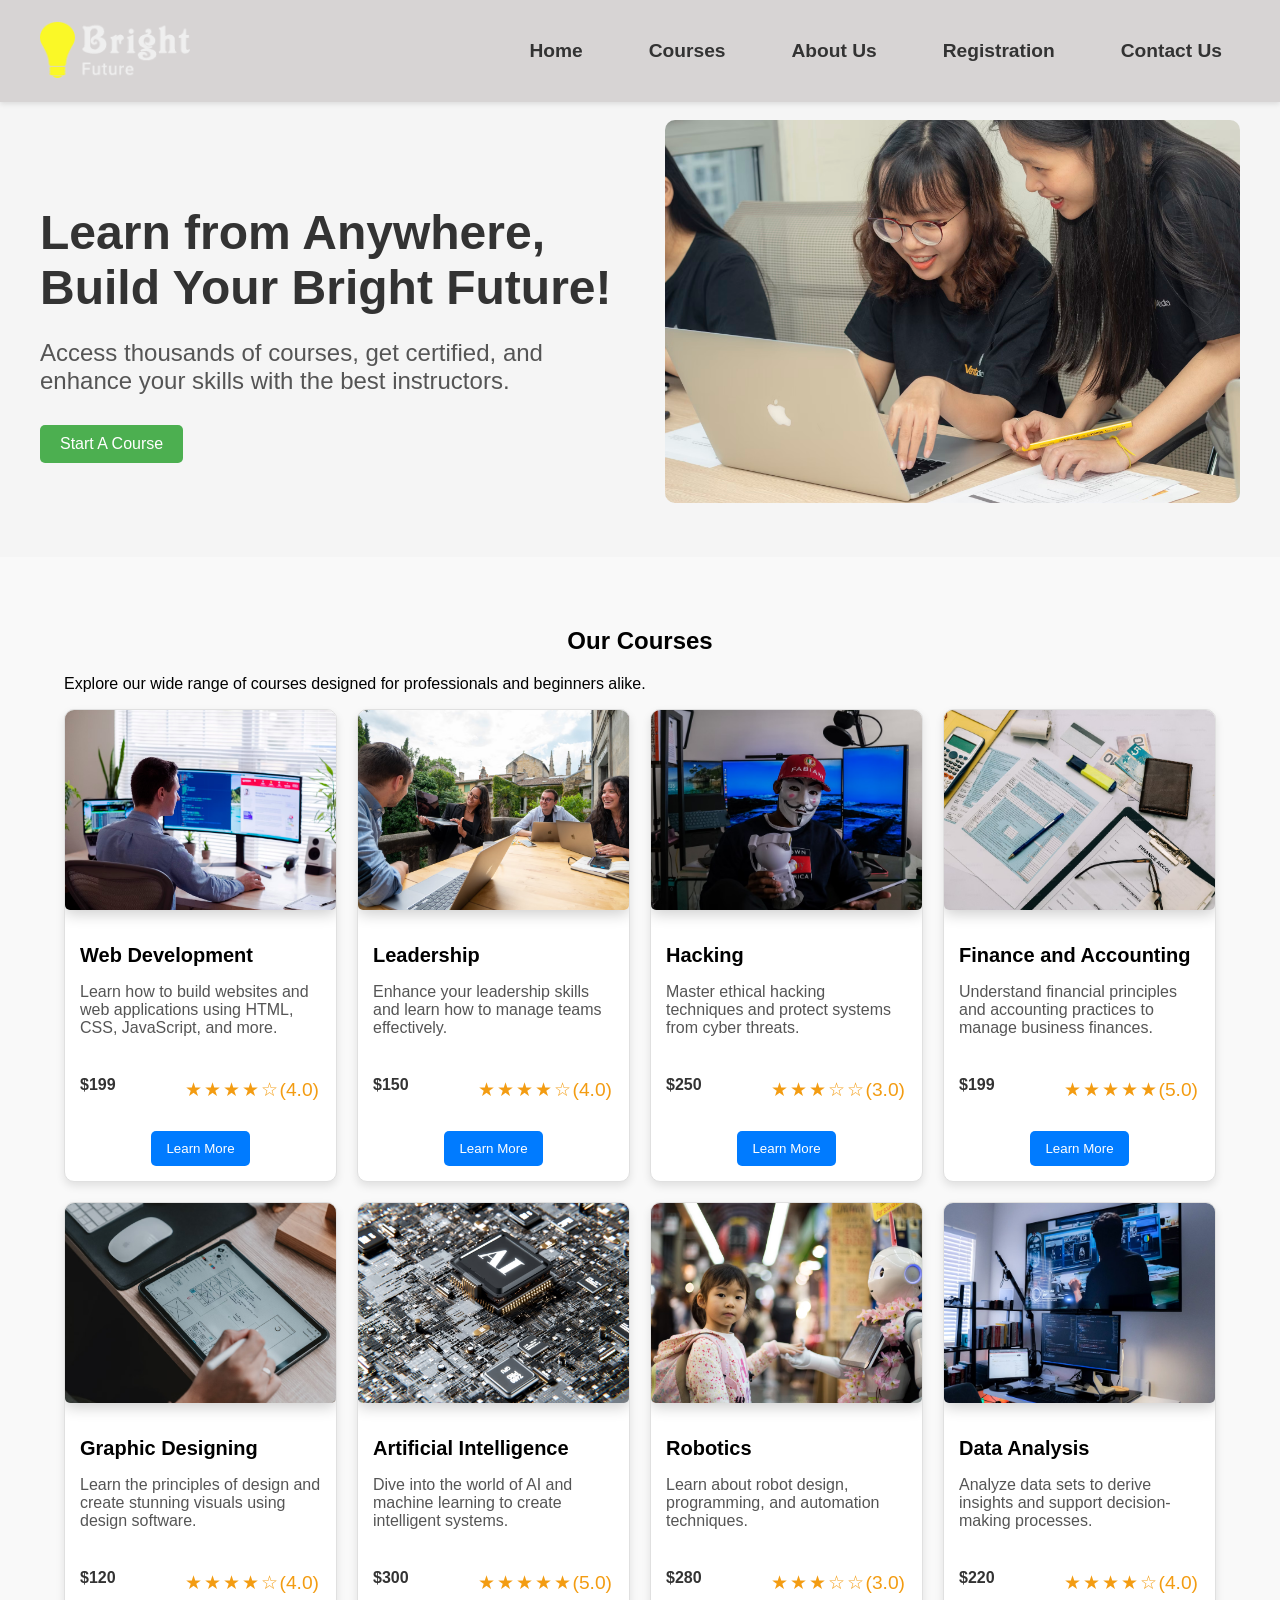
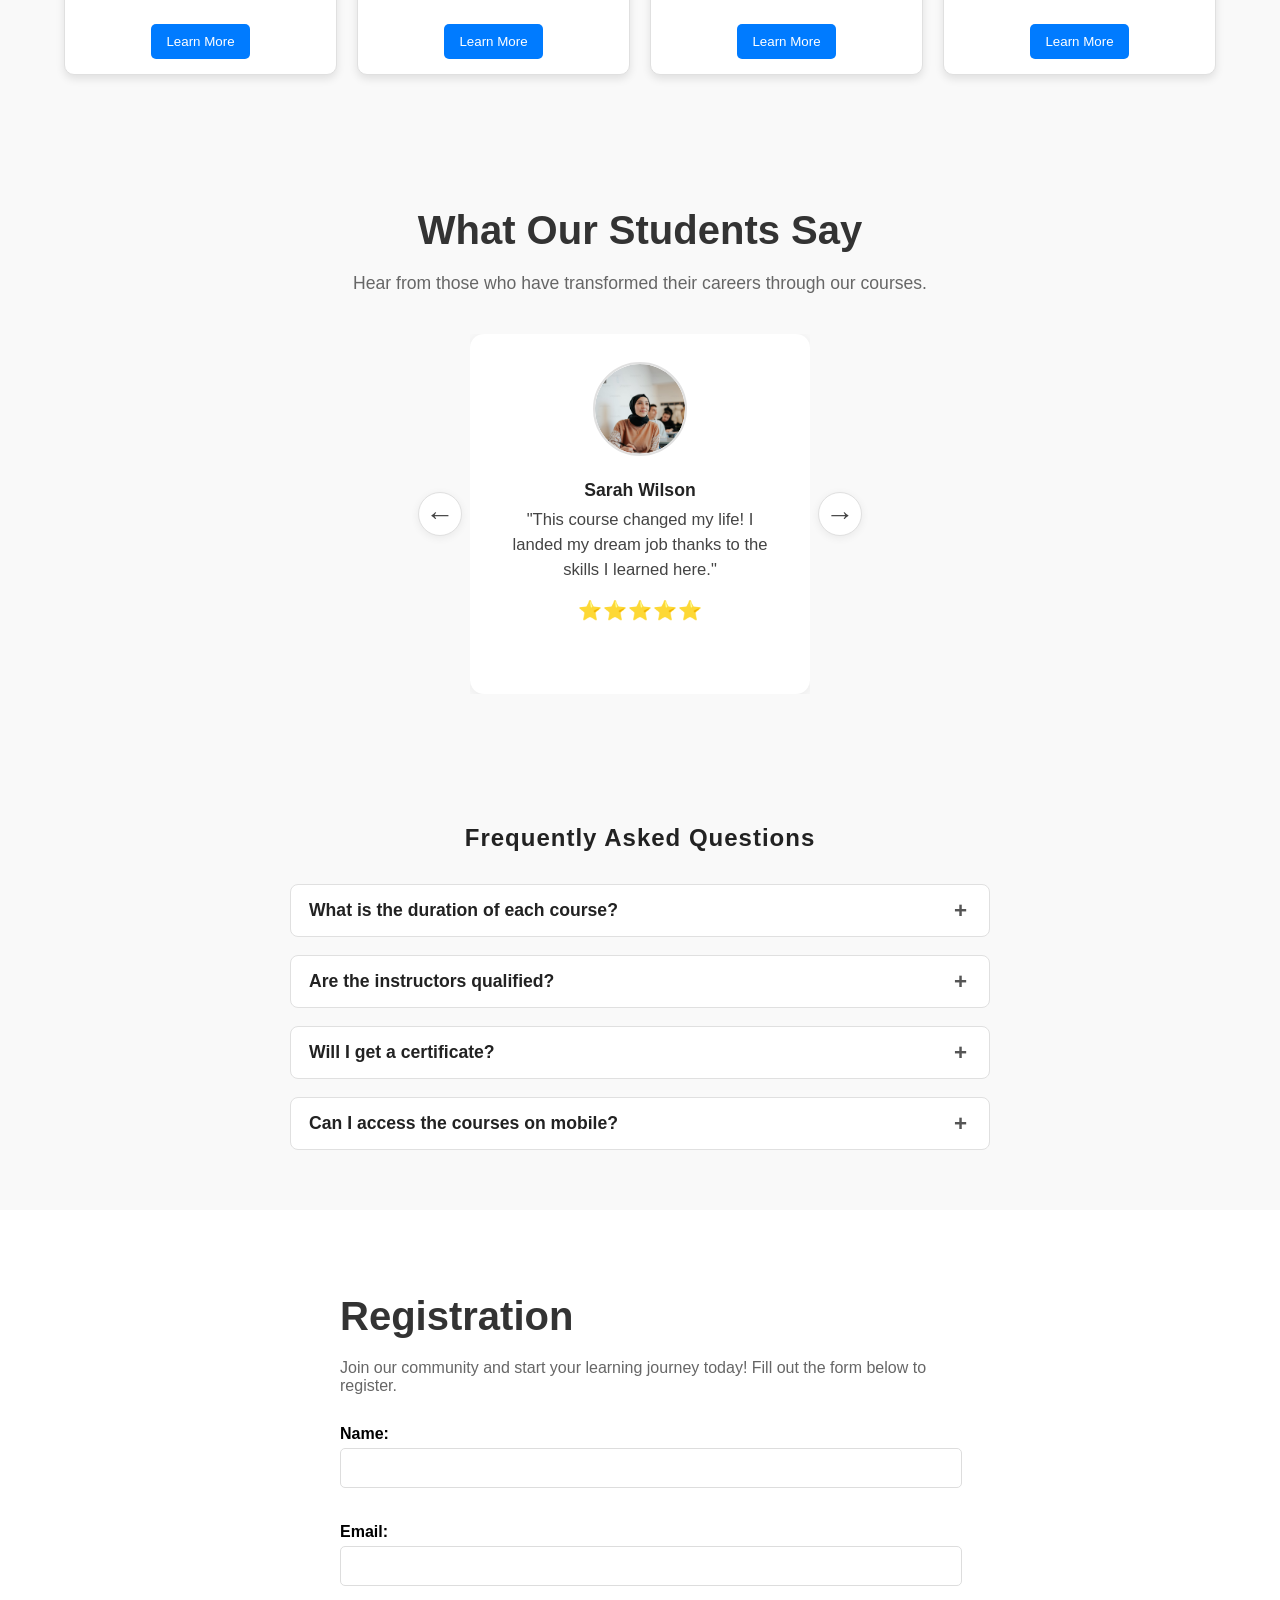
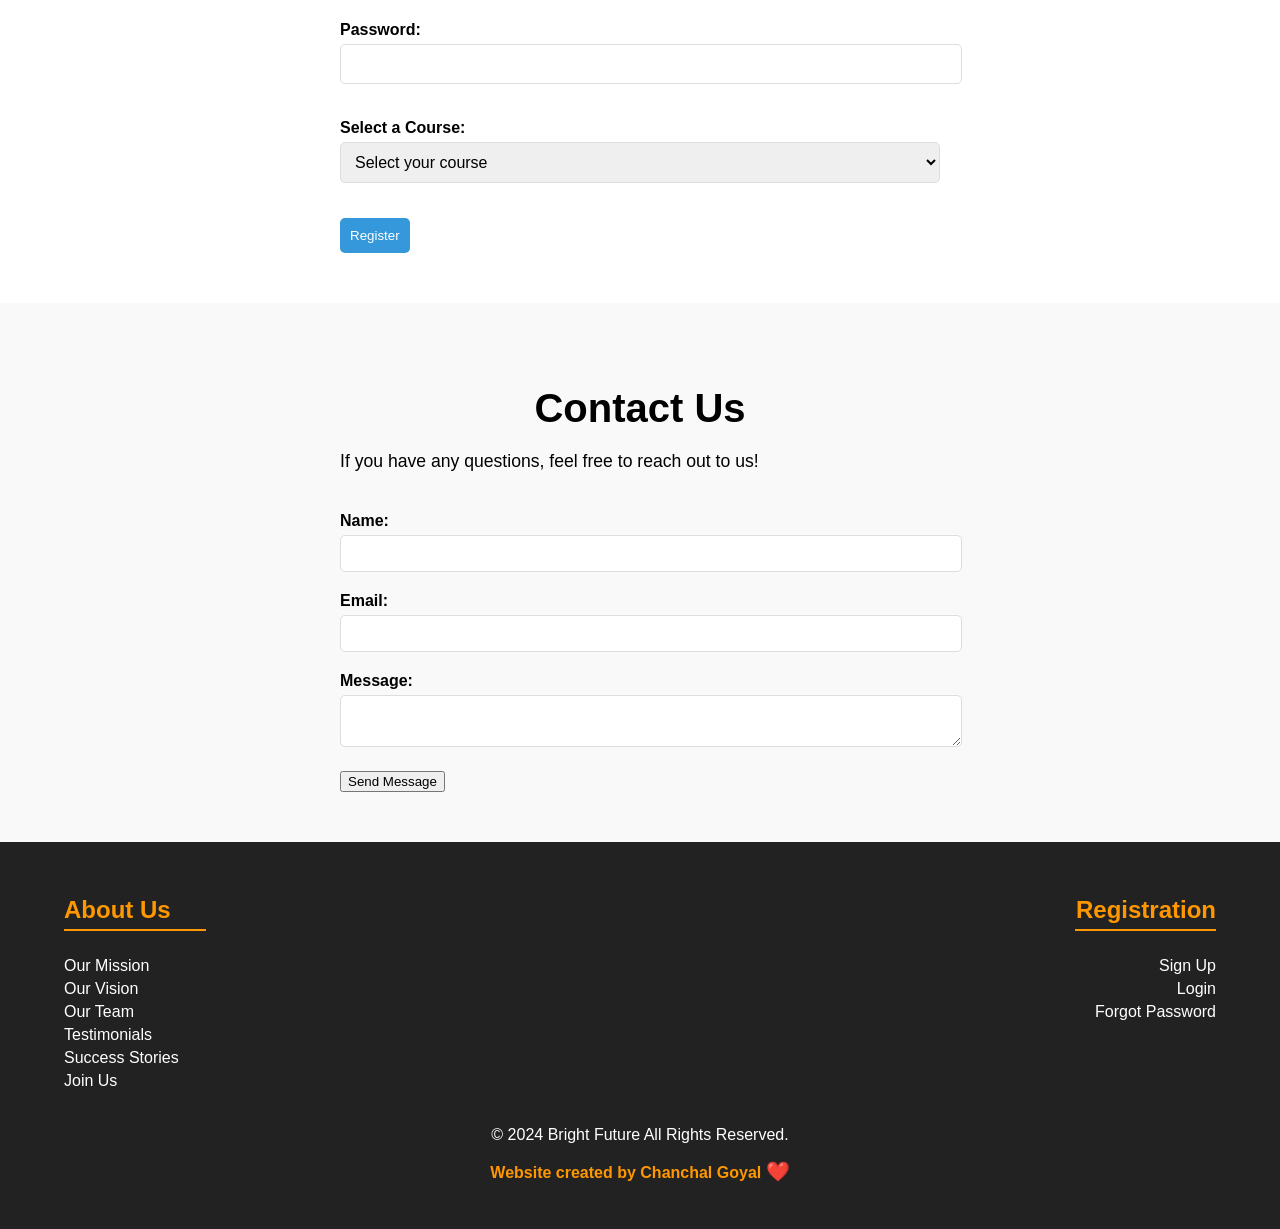
<file: index.html>
<!DOCTYPE html>
<html lang="en">
  <head>
    <meta charset="UTF-8" />
    <meta name="viewport" content="width=device-width, initial-scale=1.0" />
    <title>Course Website</title>
    <link rel="stylesheet" href="style.css" />
  </head>
  <body>
    <!-- Header Section -->
    <header>
      <div class="header-container">
        <div class="logo">
          <img src="assets/logo.png" alt="Logo" />
        </div>
        <nav class="navbar">
          <ul>
            <li><a href="#home">Home</a></li>
            <li><a href="#courses">Courses</a></li>
            <li><a href="about.html">About Us</a></li>
            <li><a href="#registration">Registration</a></li>
            <li><a href="#contact">Contact Us</a></li>
          </ul>
        </nav>
      </div>
    </header>

    <!-- Hero Section -->
    <section id="home" class="hero">
      <div class="hero-container">
        <div class="hero-text">
          <h1>Learn from Anywhere, Build Your Bright Future!</h1>
          <p>
            Access thousands of courses, get certified, and enhance your skills
            with the best instructors.
          </p>
          <a href="#courses" class="cta-btn">Start A Course</a>
          
        </div>
        <div class="hero-image">
          <img src="assets/t-img1.avif" alt="Hero Image" />
        </div>
      </div>
    </section>

    <!-- courses section -->
    <section id="courses" class="courses-section">
      <div class="container">
        <h2>Our Courses</h2>
        <p>
          Explore our wide range of courses designed for professionals and
          beginners alike.
        </p>

        <div class="courses-grid">
          <!-- Web Development Course -->
          <div class="course-card">
            <img src="assets/t-img7.avif" alt="Web Development Image" />
            <h3>Web Development</h3>
            <p>
              Learn how to build websites and web applications using HTML, CSS,
              JavaScript, and more.
            </p>
            <div class="course-price-rating">
              <span class="price">$199</span>
              <div class="rating">
                <span>&#9733;</span>
                <span>&#9733;</span>
                <span>&#9733;</span>
                <span>&#9733;</span>
                <span>&#9734;</span>
                <span>(4.0)</span>
              </div>
            </div>
            <button class="course-btn">Learn More</button>
            <div class="more-text" style="display: none">
              <p>
                This course covers everything from basic HTML to advanced web
                development techniques. By the end, you'll be equipped to create
                professional websites and applications. Join now to enhance your
                skills!
              </p>
            </div>
          </div>

          <!-- Leadership Course -->
          <div class="course-card">
            <img src="assets/t-img9.avif" alt="Leadership Image" />
            <h3>Leadership</h3>
            <p>
              Enhance your leadership skills and learn how to manage teams
              effectively.
            </p>
            <div class="course-price-rating">
              <span class="price">$150</span>
              <div class="rating">
                <span>&#9733;</span>
                <span>&#9733;</span>
                <span>&#9733;</span>
                <span>&#9733;</span>
                <span>&#9734;</span>
                <span>(4.0)</span>
              </div>
            </div>
            <button class="course-btn">Learn More</button>
            <div class="more-text" style="display: none">
              <p>
                This course will guide you through various leadership styles and
                techniques, empowering you to lead teams effectively. Develop
                your skills to inspire and motivate others.
              </p>
            </div>
          </div>

          <!-- Hacking Course -->
          <div class="course-card">
            <img src="assets/t-img10.avif" alt="Hacking Image" />
            <h3>Hacking</h3>
            <p>
              Master ethical hacking techniques and protect systems from cyber
              threats.
            </p>
            <div class="course-price-rating">
              <span class="price">$250</span>
              <div class="rating">
                <span>&#9733;</span>
                <span>&#9733;</span>
                <span>&#9733;</span>
                <span>&#9734;</span>
                <span>&#9734;</span>
                <span>(3.0)</span>
              </div>
            </div>
            <button class="course-btn">Learn More</button>
            <div class="more-text" style="display: none">
              <p>
                This course focuses on ethical hacking principles and practices,
                teaching you how to secure systems and identify vulnerabilities.
                Perfect for aspiring cybersecurity professionals.
              </p>
            </div>
          </div>

          <!-- Finance and Accounting Course -->
          <div class="course-card">
            <img src="assets/t-img11.avif" alt="Finance and Accounting Image" />
            <h3>Finance and Accounting</h3>
            <p>
              Understand financial principles and accounting practices to manage
              business finances.
            </p>
            <div class="course-price-rating">
              <span class="price">$199</span>
              <div class="rating">
                <span>&#9733;</span>
                <span>&#9733;</span>
                <span>&#9733;</span>
                <span>&#9733;</span>
                <span>&#9733;</span>
                <span>(5.0)</span>
              </div>
            </div>
            <button class="course-btn">Learn More</button>
            <div class="more-text" style="display: none">
              <p>
                This comprehensive course will provide you with a solid
                foundation in finance and accounting, equipping you with the
                knowledge to make informed financial decisions for your
                business.
              </p>
            </div>
          </div>

          <!-- Graphic Designing Course -->
          <div class="course-card">
            <img src="assets/t-img13.avif" alt="Graphic Designing Image" />
            <h3>Graphic Designing</h3>
            <p>
              Learn the principles of design and create stunning visuals using
              design software.
            </p>
            <div class="course-price-rating">
              <span class="price">$120</span>
              <div class="rating">
                <span>&#9733;</span>
                <span>&#9733;</span>
                <span>&#9733;</span>
                <span>&#9733;</span>
                <span>&#9734;</span>
                <span>(4.0)</span>
              </div>
            </div>
            <button class="course-btn">Learn More</button>
            <div class="more-text" style="display: none">
              <p>
                This course will teach you the fundamental principles of graphic
                design, enabling you to create beautiful visuals and effectively
                communicate your ideas through design.
              </p>
            </div>
          </div>

          <!-- AI Course -->
          <div class="course-card">
            <img src="assets/t-img14.avif" alt="AI Image" />
            <h3>Artificial Intelligence</h3>
            <p>
              Dive into the world of AI and machine learning to create
              intelligent systems.
            </p>
            <div class="course-price-rating">
              <span class="price">$300</span>
              <div class="rating">
                <span>&#9733;</span>
                <span>&#9733;</span>
                <span>&#9733;</span>
                <span>&#9733;</span>
                <span>&#9733;</span>
                <span>(5.0)</span>
              </div>
            </div>
            <button class="course-btn">Learn More</button>
            <div class="more-text" style="display: none">
              <p>
                This course will cover the basics of artificial intelligence and
                machine learning, providing you with the tools to develop
                intelligent applications and understand the algorithms behind
                them.
              </p>
            </div>
          </div>

          <!-- Robotics Course -->
          <div class="course-card">
            <img src="assets/t-img15.avif" alt="Robotics Image" />
            <h3>Robotics</h3>
            <p>
              Learn about robot design, programming, and automation techniques.
            </p>
            <div class="course-price-rating">
              <span class="price">$280</span>
              <div class="rating">
                <span>&#9733;</span>
                <span>&#9733;</span>
                <span>&#9733;</span>
                <span>&#9734;</span>
                <span>&#9734;</span>
                <span>(3.0)</span>
              </div>
            </div>
            <button class="course-btn">Learn More</button>
            <div class="more-text" style="display: none">
              <p>
                This course focuses on the fundamentals of robotics, including
                design, programming, and the integration of various technologies
                to build functional robots.
              </p>
            </div>
          </div>

          <!-- Data Analysis Course -->
          <div class="course-card">
            <img src="assets/t-img3.avif" alt="Data Analysis Image" />
            <h3>Data Analysis</h3>
            <p>
              Analyze data sets to derive insights and support decision-making
              processes.
            </p>
            <div class="course-price-rating">
              <span class="price">$220</span>
              <div class="rating">
                <span>&#9733;</span>
                <span>&#9733;</span>
                <span>&#9733;</span>
                <span>&#9733;</span>
                <span>&#9734;</span>
                <span>(4.0)</span>
              </div>
            </div>
            <button class="course-btn">Learn More</button>
            <div class="more-text" style="display: none">
              <p>
                This course will teach you how to analyze and visualize data,
                helping you to extract actionable insights and make data-driven
                decisions in your organization.
              </p>
            </div>
          </div>
        </div>
      </div>
    </section>


    <!-- Testimonials Section -->
    <section class="testimonials-section">
      <div class="container">
        <h2>What Our Students Say</h2>
        <p>
          Hear from those who have transformed their careers through our
          courses.
        </p>
        <div class="testimonials-slider">
          <button class="slider-arrow prev" aria-label="Previous">
            &#8592;
          </button>
          <div class="testimonials-grid">

            <!-- Testimonial 1 -->
            <div class="testimonial-card">
              <div class="image-container">
                <img src="assets/student1.avif" alt="John Doe" />
              </div>
              <h3>Sarah Wilson</h3>
              <p>
                "This course changed my life! I landed my dream job thanks to
                the skills I learned here."
              </p>
              <span class="rating">⭐⭐⭐⭐⭐</span>
            </div>

            <!-- Testimonial 2 -->
            <div class="testimonial-card">
              <div class="image-container">
                <img src="assets/student2.avif" alt="Jane Smith" />
              </div>
              <h3>Ella Smith</h3>
              <p>
                "The instructors are so knowledgeable and supportive. I highly
                recommend this platform!"
              </p>
              <span class="rating">⭐⭐⭐⭐⭐</span>
            </div>

            <!-- Testimonial 3 -->
            <div class="testimonial-card">
              <div class="image-container">
                <img src="assets/student3.avif" alt="Michael Johnson" />
              </div>
              <h3>Michael Johnson</h3>
              <p>
                "I gained practical skills that I could apply immediately in my
                job. Truly an invaluable experience."
              </p>
              <span class="rating">⭐⭐⭐⭐⭐</span>
            </div>

            <!-- Testimonial 4 -->
            <div class="testimonial-card">
              <div class="image-container">
                <img src="assets/student4.avif" alt="Michael Brown" />
              </div>
              <h3>Michael Brown</h3>
              <p>
                "The hacking course equipped me with the tools to protect my
                company's data. A must-take!"
              </p>
              <span class="rating">⭐⭐⭐⭐⭐</span>
            </div>

            <!-- Testimonial 5 -->
            <div class="testimonial-card">
              <div class="image-container">
                <img src="assets/student7.avif" alt="Sarah Wilson" />
              </div>
              <h3>John Doe</h3>
              <p>
                "I never thought I could grasp finance concepts so easily. The
                course was a game-changer!"
              </p>
              <span class="rating">⭐⭐⭐⭐⭐</span>
            </div>

            <!-- Testimonial 6 -->
            <div class="testimonial-card">
              <div class="image-container">
                <img src="assets/student8.avif" alt="David Lee" />
              </div>
              <h3>David Lee</h3>
              <p>
                "The data analysis course provided me with the skills needed to
                excel in my job. Fantastic!"
              </p>
              <span class="rating">⭐⭐⭐⭐⭐</span>
            </div>
          </div>
          <button class="slider-arrow next" aria-label="Next">&#8594;</button>
        </div>
      </div>
    </section>

    <!-- ===================== FAQ SECTION START ===================== -->
    <section class="faq-section" id="faq">
      <div class="container">
        <h2>Frequently Asked Questions</h2>
        <div class="faq-list">
          <div class="faq-item">
            <button class="faq-question">
              What is the duration of each course?
            </button>
            <div class="faq-answer">
              Each course varies in duration, typically ranging from 4 to 12
              weeks depending on the subject and depth.
            </div>
          </div>
          <div class="faq-item">
            <button class="faq-question">Are the instructors qualified?</button>
            <div class="faq-answer">
              Yes, all instructors are industry professionals with years of
              teaching and practical experience.
            </div>
          </div>
          <div class="faq-item">
            <button class="faq-question">Will I get a certificate?</button>
            <div class="faq-answer">
              Absolutely! Every successful course completion comes with a
              certificate recognized by our partners.
            </div>
          </div>
          <div class="faq-item">
            <button class="faq-question">
              Can I access the courses on mobile?
            </button>
            <div class="faq-answer">
              Yes, our platform is fully responsive and works on all devices
              including mobiles and tablets.
            </div>
          </div>
        </div>
      </div>
    </section>
    <!-- ===================== FAQ SECTION END ===================== -->

    <!-- Registration Section -->
    <section id="registration" class="registration-section">
      <div class="container">
        <h2>Registration</h2>
        <p>
          Join our community and start your learning journey today! Fill out the
          form below to register.
        </p>
        <form>
          <div class="form-group">
            <label for="name">Name:</label>
            <input type="text" id="name" />
          </div>
          <div class="form-group">
            <label for="email">Email:</label>
            <input type="email" id="email" />
          </div>
          <div class="form-group">
            <label for="password">Password:</label>
            <input type="password" id="password" />
          </div>
          <div class="form-group">
            <label for="course">Select a Course:</label>
            <select id="course">
              <option value="" disabled selected>Select your course</option>
              <option value="web-development">Web Development</option>
              <option value="leadership">Leadership</option>
              <option value="hacking">Hacking</option>
              <option value="finance-and-accounting">
                Finance and Accounting
              </option>
              <option value="graphic-designing">Graphic Designing</option>
              <option value="artificial-intelligence">
                Artificial Intelligence
              </option>
              <option value="robotics">Robotics</option>
              <option value="data-analysis">Data Analysis</option>
            </select>
          </div>
          <button type="submit">Register</button>
        </form>
      </div>
    </section>

    <!-- Contact Section -->
    <section id="contact" class="contact-section">
      <div class="container">
        <h2>Contact Us</h2>
        <p>If you have any questions, feel free to reach out to us!</p>
        <form>
          <div class="form-group">
            <label for="contact-name">Name:</label>
            <input type="text" id="contact-name" />
          </div>
          <div class="form-group">
            <label for="contact-email">Email:</label>
            <input type="email" id="contact-email" />
          </div>
          <div class="form-group">
            <label for="contact-message">Message:</label>
            <textarea id="contact-message"></textarea>
          </div>
          <button type="submit">Send Message</button>
        </form>
      </div>
    </section>

    <!-- Footer Section -->
    <footer>
      <div class="container">
        <div class="footer-links">
          <div class="footer-item">
            <h3>About Us</h3>
            <ul>
              <li><a href="#about">Our Mission</a></li>
              <li><a href="#about">Our Vision</a></li>
              <li><a href="#about">Our Team</a></li>
              <li><a href="#about">Testimonials</a></li>
              <li><a href="#about">Success Stories</a></li>
              <li><a href="#about">Join Us</a></li>
            </ul>
          </div>
          <div class="footer-item registration">
            
            <h3>Registration</h3>
            <ul>
              <li><a href="#registration">Sign Up</a></li>
              <li><a href="#registration">Login</a></li>
              <li><a href="#registration">Forgot Password</a></li>
            </ul>
          </div>
        </div>
        <div class="footer-bottom">
          <p>&copy; 2024 Bright Future All Rights Reserved.</p>
          <p class="footer-creator">
            Website created by Chanchal Goyal
            <span class="heart-symbol">❤️</span>
          </p>
        </div>
      </div>
    </footer>
    <script src="script.js"></script>

    <!-- Scroll To Top Button -->
    <button id="scrollToTopBtn" title="Go to top">↑</button>

    <style>
      #scrollToTopBtn {
        position: fixed;
        bottom: 32px;
        right: 32px;
        z-index: 999;
        background: linear-gradient(135deg, #a1c4fd 0%, #fbc2eb 100%);
        color: #7d5fff;
        border: none;
        outline: none;
        width: 54px;
        height: 54px;
        border-radius: 50%;
        font-size: 2rem;
        box-shadow: 0 2px 18px #a1c4fd55;
        cursor: pointer;
        opacity: 0;
        transition: opacity 0.4s, transform 0.2s;
        pointer-events: none;
      }
      #scrollToTopBtn.show {
        opacity: 1;
        pointer-events: auto;
        transform: scale(1.06);
      }
      #scrollToTopBtn:hover {
        background: linear-gradient(135deg, #fbc2eb 0%, #a1c4fd 100%);
        color: #fff;
        transform: scale(1.17);
      }
      @media (max-width: 600px) {
        #scrollToTopBtn {
          bottom: 18px;
          right: 18px;
          width: 42px;
          height: 42px;
          font-size: 1.4rem;
        }
      }
    </style>

    <script>
      // Show/hide button on scroll
      window.addEventListener("scroll", function () {
        const btn = document.getElementById("scrollToTopBtn");
        if (window.scrollY > 150) {
          btn.classList.add("show");
        } else {
          btn.classList.remove("show");
        }
      });

      // Smooth scroll to top
      document.getElementById("scrollToTopBtn").onclick = function () {
        window.scrollTo({ top: 0, behavior: "smooth" });
      };
    </script>
  </body>
</html>
</file>
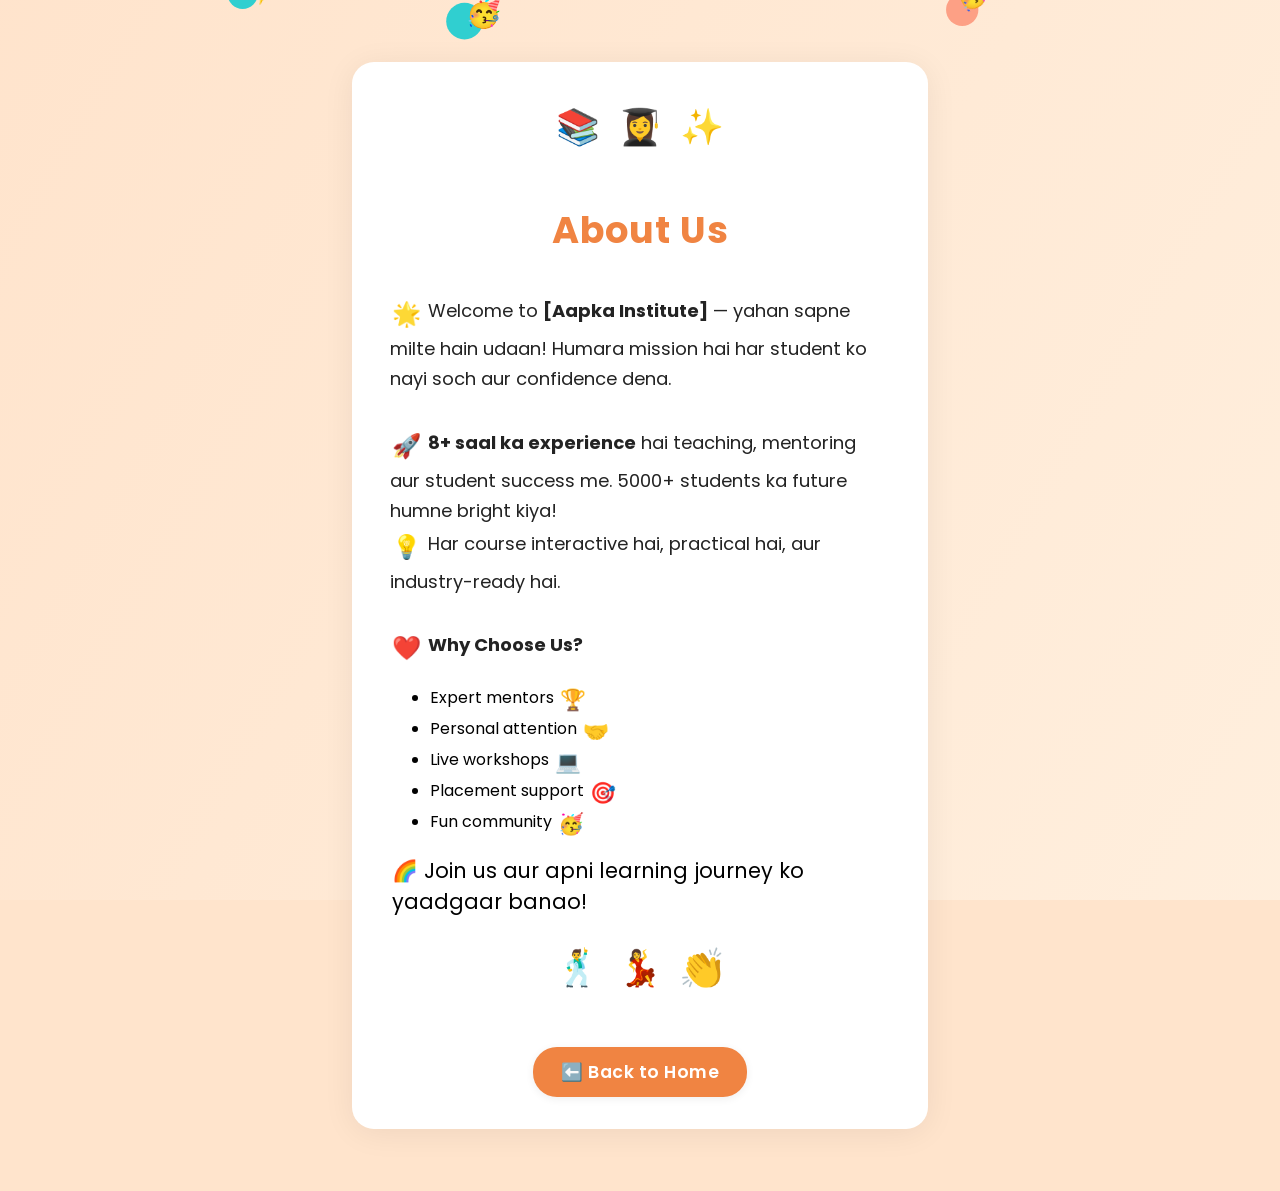
<file: about.html>
<!DOCTYPE html>
<html lang="en">
  <head>
    <meta charset="UTF-8" />
    <title>About Us - [Aapka Institute]</title>
    <meta name="viewport" content="width=device-width, initial-scale=1.0" />
    <link rel="stylesheet" href="about.css" />
    <link
      href="https://fonts.googleapis.com/css2?family=Poppins:wght@400;700&display=swap"
      rel="stylesheet" />
  </head>

  <body>
    <div class="about-bg-anim"></div>

    <main class="about-container">
      <section class="about-card">

        <div class="emoji-header">
          <span class="emoji bounce">📚</span>
          <span class="emoji wave">👩‍🎓</span>
          <span class="emoji spark">✨</span>
        </div>

        <h1>About Us</h1>
        <p class="about-desc">

          <span class="emoji inline">🌟</span>
          Welcome to <b>[Aapka Institute]</b> — yahan sapne milte hain udaan!
          Humara mission hai har student ko nayi soch aur confidence dena.<br /><br />
          <span class="emoji inline">🚀</span>
          <b>8+ saal ka experience</b> hai teaching, mentoring aur student
          success me. 5000+ students ka future humne bright kiya! <br />
          <span class="emoji inline">💡</span>
          Har course interactive hai, practical hai, aur industry-ready hai.<br /><br />
          <span class="emoji inline animate-heart">❤️</span>

          <b>Why Choose Us?</b><br />
        </p>

        <ul>
          <li>Expert mentors <span class="emoji inline">🏆</span></li>
          <li>Personal attention <span class="emoji inline">🤝</span></li>
          <li>Live workshops <span class="emoji inline">💻</span></li>
          <li>Placement support <span class="emoji inline">🎯</span></li>
          <li>Fun community <span class="emoji inline">🥳</span></li>
        </ul>

        <span class="emoji inline"
          >🌈 Join us aur apni learning journey ko yaadgaar banao!</span>

        <div class="emoji-footer">
          <span class="emoji dance">🕺</span>
          <span class="emoji dance">💃</span>
          <span class="emoji clap">👏</span>
        </div>

        <div class="back-home-btn-wrapper">
          <a href="index.html" class="back-home-btn" title="Go to Home">
            ⬅️ Back to Home
          </a>
        </div>

      </section>
    </main>

    <canvas id="confetti"></canvas>
    <script src="about.js"></script>
    
  </body>
</html>
</file>
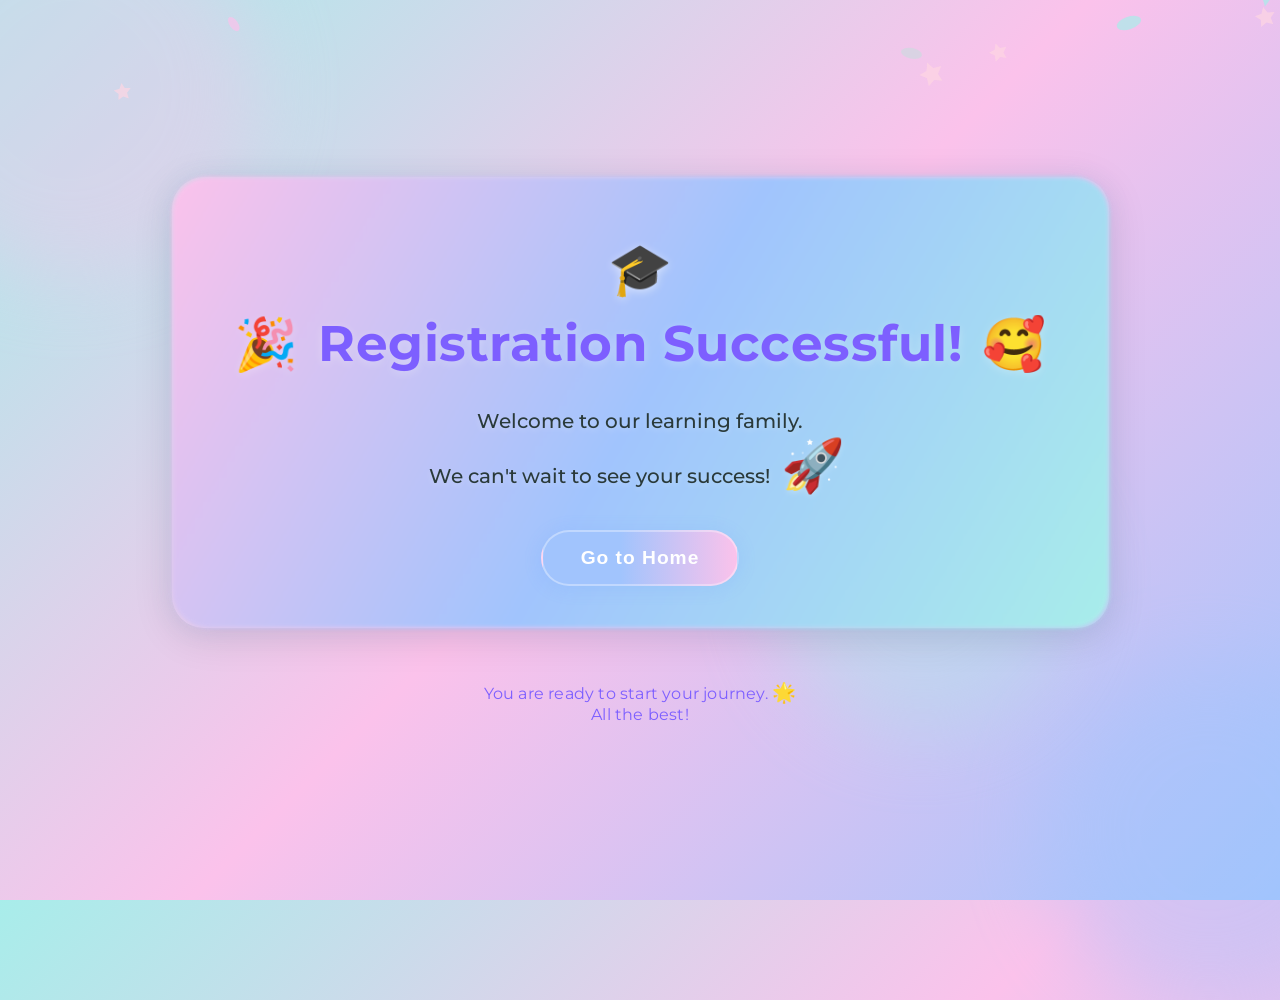
<file: registration-success.html>
<!DOCTYPE html>
<html lang="en">
<head>
  <meta charset="UTF-8">
  <title>Registration Successful!</title>
  <meta name="viewport" content="width=device-width, initial-scale=1.0">
  <link rel="stylesheet" href="https://fonts.googleapis.com/css?family=Montserrat:700,400&display=swap">
  <style>
    body {
      min-height: 100vh;
      margin: 0;
      display: flex;
      justify-content: center;
      align-items: center;
      flex-direction: column;
      font-family: 'Montserrat', 'Segoe UI', Arial, sans-serif;
      background: linear-gradient(135deg, #a8edea 0%, #fbc2eb 50%, #a1c4fd 100%);
      overflow: hidden;
      position: relative;
    }

    .blob {
      position: absolute;
      border-radius: 50%;
      opacity: 0.38;
      filter: blur(40px);
      animation: blobMove 14s infinite alternate ease-in-out;
      z-index: 0;
    }
    .blob1 {
      width: 380px; height: 380px; background: #fbc2eb;
      top: -100px; left: -120px;
      animation-delay: 0s;
    }
    .blob2 {
      width: 340px; height: 340px; background: #a1c4fd;
      bottom: -100px; right: -100px;
      animation-delay: 2s;
    }
    .blob3 {
      width: 300px; height: 300px; background: #a8edea;
      top: 65%; left: 72%;
      transform: translate(-50%, -50%);
      animation-delay: 3s;
    }
    @keyframes blobMove {
      0% { transform: scale(1) translateY(0) translateX(0);}
      50% { transform: scale(1.08) translateY(25px) translateX(30px);}
      100% { transform: scale(1) translateY(0) translateX(0);}
    }
    .glass-card {
      position: relative;
      z-index: 2;
      background: rgba(255,255,255,0.21);
      border-radius: 32px;
      backdrop-filter: blur(13px);
      box-shadow: 0 8px 40px rgba(0,0,0,0.12), 0 2px 24px #a1c4fd33;
      padding: 56px 52px 38px 52px;
      display: flex;
      flex-direction: column;
      align-items: center;
      border: 4px solid transparent;
      background-clip: padding-box;
    }
    .glass-card::before {
      content: '';
      position: absolute;
      z-index: -1;
      inset: -4px;
      border-radius: 36px;
      padding: 0;
      background: linear-gradient(120deg, #fbc2eb 0%, #a1c4fd 50%, #a8edea 100%);
      filter: blur(2px);
      transition: filter 0.3s;
    }
    .glass-card:hover::before {
      filter: blur(7px);
    }

    .confetti {
      position: absolute;
      z-index: 5;
      top: 0; left: 0; width: 100vw; height: 100vh;
      pointer-events: none;
    }

    .welcome-message {
      font-size: 3.1rem;
      color: #7d5fff;
      font-weight: 700;
      text-align: center;
      margin-bottom: 17px;
      letter-spacing: .5px;
      text-shadow: 0 2px 10px #fff4;
      animation: pop 1s cubic-bezier(.71,1.7,.77,1.24);
      display: flex;
      align-items: center;
      justify-content: center;
      gap: 14px;
    }
    @keyframes pop {
      0% { transform: scale(0.7); opacity: 0; }
      60% { transform: scale(1.12); opacity: 1; }
      100% { transform: scale(1); }
    }
    .emoji {
      font-size: 3.2rem;
      animation: float 1.7s infinite alternate cubic-bezier(.61,.1,.32,1.07);
      margin: 0 6px;
      display: inline-block;
    }
    @keyframes float {
      0% { transform: translateY(0);}
      100% { transform: translateY(-12px);}
    }
    .success-icon {
      font-size: 3.2rem;
      margin-bottom: 12px;
      color: #a1c4fd;
      text-shadow: 0 2px 10px #fff8;
      animation: spinIn 0.7s;
    }
    @keyframes spinIn {
      0% { transform: scale(0.2) rotate(-290deg); opacity: 0;}
      100% { transform: scale(1) rotate(0deg); opacity: 1;}
    }
    .subtext {
      font-size: 1.25rem;
      color: #2a3a3a;
      margin-top: 17px;
      animation: fadeIn 1.3s;
      text-align: center;
      text-shadow: 0 2px 6px #fff4;
      font-weight: 500;
    }
    @keyframes fadeIn {
      from { opacity: 0;}
      to { opacity: 1;}
    }
    .home-btn {
      margin-top: 34px;
      padding: 15px 38px;
      background: linear-gradient(90deg,#a1c4fd 40%,#fbc2eb 100%);
      color: #fff;
      border: none;
      border-radius: 30px;
      font-size: 1.2rem;
      cursor: pointer;
      box-shadow: 0 2px 18px rgba(112,161,255,0.18);
      font-weight: 600;
      letter-spacing: 1px;
      transition: background 0.3s, transform 0.3s;
      animation: fadeIn 2.1s;
      outline: none;
      border: 2px solid #fff5;
    }
    .home-btn:hover {
      background: linear-gradient(90deg,#fbc2eb 40%,#a1c4fd 100%);
      transform: scale(1.08);
      box-shadow: 0 4px 20px #a1c4fd55;
    }
    .footer-text {
      margin-top: 52px;
      font-size: 1.02rem;
      color: #7d5fff;
      text-align: center;
      letter-spacing: .2px;
      z-index: 2;
    }
    @media (max-width: 600px) {
      .glass-card { padding: 28px 8px 16px 8px;}
      .welcome-message { font-size: 1.6rem;}
      .emoji { font-size: 1.5rem;}
      .success-icon { font-size: 2rem;}
      .subtext { font-size: .95rem;}
      .home-btn { padding: 10px 20px; font-size: .97rem;}
    }
  </style>
</head>
<body>
  <!-- Pastel Blobs -->
  <div class="blob blob1"></div>
  <div class="blob blob2"></div>
  <div class="blob blob3"></div>

  <!-- Confetti Canvas -->
  <canvas id="confetti" class="confetti"></canvas>

  <div class="glass-card">
    <div class="success-icon">🎓</div>
    <div class="welcome-message">
      <span class="emoji">🎉</span>
      Registration Successful!
      <span class="emoji">🥰</span>
    </div>
    <div class="subtext">
      Welcome to our learning family.<br>
      We can't wait to see your success! <span class="emoji">🚀</span>
    </div>
    <button class="home-btn" onclick="window.location.href='index.html'">Go to Home</button>
  </div>
  <div class="footer-text">
    You are ready to start your journey. <span style="font-size:1.2rem;">🌟</span><br>
    All the best!
  </div>
  <script>
  // Confetti: Pastel circles/stars
  const canvas = document.getElementById("confetti");
  const ctx = canvas.getContext("2d");
  let confetti = [];
  function resizeCanvas() {
    canvas.width = window.innerWidth;
    canvas.height = window.innerHeight;
  }
  window.addEventListener("resize", resizeCanvas);
  resizeCanvas();
  function randomColor() {
    const pastel = [
      "#a1c4fd", "#fbc2eb", "#a8edea", "#fed6e3", "#cfd9df"
    ];
    return pastel[Math.floor(Math.random()*pastel.length)];
  }
  function drawStar(x, y, r, color, angle) {
    ctx.save();
    ctx.beginPath();
    ctx.translate(x, y);
    ctx.rotate(angle);
    ctx.moveTo(0, -r);
    for (let i = 0; i < 5; i++) {
      ctx.rotate(Math.PI / 5);
      ctx.lineTo(0, -r * 0.5);
      ctx.rotate(Math.PI / 5);
      ctx.lineTo(0, -r);
    }
    ctx.closePath();
    ctx.fillStyle = color;
    ctx.globalAlpha = 0.7;
    ctx.fill();
    ctx.globalAlpha = 1;
    ctx.restore();
  }
  function ConfettiParticle() {
    this.x = Math.random() * canvas.width;
    this.y = Math.random() * -canvas.height;
    this.r = 7 + Math.random() * 7;
    this.d = Math.random() * 80;
    this.color = randomColor();
    this.tilt = Math.random() * 10 - 10;
    this.speed = 2 + Math.random() * 2.4;
    this.angle = Math.random() * Math.PI * 2;
    this.type = Math.random() > 0.5 ? "star" : "circle";
    this.rotate = Math.random() * Math.PI * 2;
    this.update = function() {
      this.y += this.speed;
      this.tilt = Math.sin(this.angle += 0.025) * 10;
      this.rotate += 0.04;
      if (this.y > canvas.height + 14) {
        this.x = Math.random() * canvas.width;
        this.y = Math.random() * -25;
        this.tilt = Math.random() * 10 - 10;
        this.color = randomColor();
        this.type = Math.random() > 0.5 ? "star" : "circle";
      }
    }
    this.draw = function() {
      if (this.type === "star") {
        drawStar(this.x, this.y, this.r, this.color, this.rotate);
      } else {
        ctx.beginPath();
        ctx.ellipse(this.x, this.y, this.r, this.r/2, this.tilt, 0, Math.PI*2);
        ctx.fillStyle = this.color;
        ctx.globalAlpha = 0.7;
        ctx.fill();
        ctx.globalAlpha = 1;
      }
    }
  }
  function createConfetti() {
    confetti = [];
    for(let i=0; i<50; i++) {
      confetti.push(new ConfettiParticle());
    }
  }
  function animateConfetti() {
    ctx.clearRect(0,0,canvas.width,canvas.height);
    for(let i=0; i<confetti.length; i++) {
      confetti[i].update();
      confetti[i].draw();
    }
    requestAnimationFrame(animateConfetti);
  }
  createConfetti();
  animateConfetti();
  </script>
  
</body>
</html>
</file>
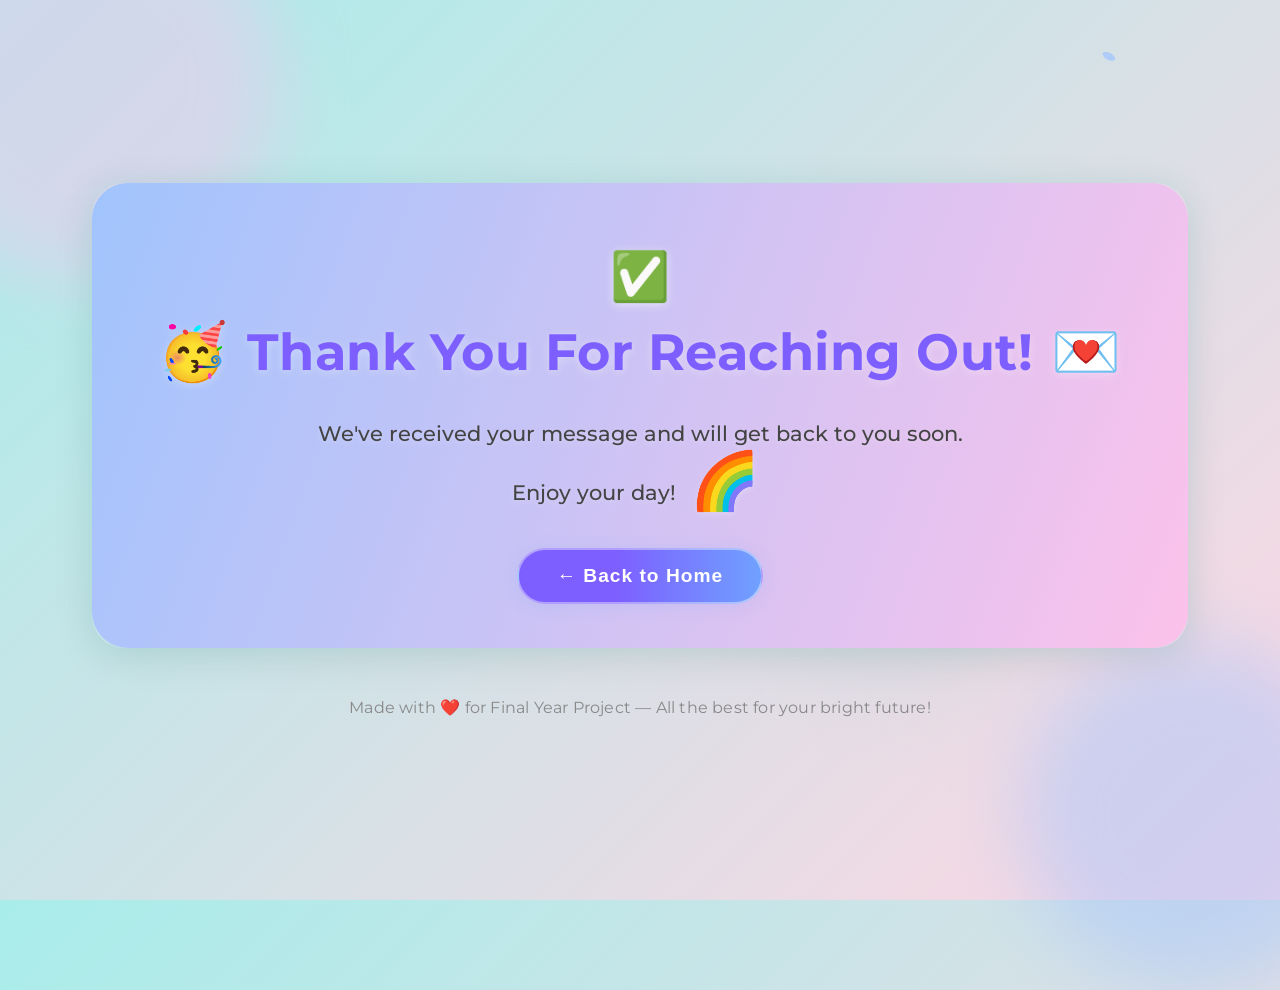
<file: thankyou.html>
<!DOCTYPE html>
<html lang="en">
<head>
  <meta charset="UTF-8">
  <title>Thank You!</title>
  <meta name="viewport" content="width=device-width, initial-scale=1.0">
  <!-- Google Fonts for Modern Look -->
  <link rel="stylesheet" href="https://fonts.googleapis.com/css?family=Montserrat:700,400&display=swap">

  <style>
    body {
      min-height: 100vh;
      margin: 0;
      display: flex;
      justify-content: center;
      align-items: center;
      flex-direction: column;
      font-family: 'Montserrat', 'Segoe UI', Arial, sans-serif;
      background: linear-gradient(135deg, #a8edea 0%, #fed6e3 100%);
      overflow: hidden;
      position: relative;
    }

    /* Animated Pastel Blobs */
    .blob {
      position: absolute;
      border-radius: 50%;
      opacity: 0.45;
      filter: blur(36px);
      animation: blobMove 16s infinite alternate ease-in-out;
      z-index: 0;
    }
    .blob1 {
      width: 400px; height: 400px; background: #fbc2eb;
      top: -120px; left: -120px;
      animation-delay: 0s;
    }
    .blob2 {
      width: 350px; height: 350px; background: #a1c4fd;
      bottom: -90px; right: -90px;
      animation-delay: 2s;
    }
    .blob3 {
      width: 320px; height: 320px; background: #cfd9df;
      top: 60%; left: 70%;
      transform: translate(-50%, -50%);
      animation-delay: 4s;
    }
    @keyframes blobMove {
      0% { transform: scale(1) translateY(0) translateX(0);}
      50% { transform: scale(1.1) translateY(30px) translateX(35px);}
      100% { transform: scale(1) translateY(0) translateX(0);}
    }

    /* Glass Card with Gradient Border */
    .glass-card {
      position: relative;
      z-index: 2;
      background: rgba(255,255,255,0.22);
      border-radius: 32px;
      backdrop-filter: blur(14px);
      box-shadow: 0 8px 40px rgba(0,0,0,0.10), 0 2px 24px #a8edea55;
      padding: 60px 54px 40px 54px;
      display: flex;
      flex-direction: column;
      align-items: center;
      border: 4px solid transparent;
      background-clip: padding-box;
    }
    .glass-card::before {
      content: '';
      position: absolute;
      z-index: -1;
      inset: -4px;
      border-radius: 36px;
      padding: 0;
      background: linear-gradient(110deg, #a1c4fd 0%, #fbc2eb 100%);
      filter: blur(0px);
      transition: filter 0.3s;
    }
    .glass-card:hover::before {
      filter: blur(5px);
    }

    /* Confetti Animation */
    .confetti {
      position: absolute;
      z-index: 5;
      top: 0; left: 0; width: 100vw; height: 100vh;
      pointer-events: none;
    }

    /* Thank You Heading */
    .thankyou-message {
      font-size: 3.2rem;
      color: #7d5fff;
      font-weight: 700;
      text-align: center;
      margin-bottom: 18px;
      letter-spacing: .5px;
      text-shadow: 0 2px 10px #fff5;
      animation: pop 1s cubic-bezier(.71,1.7,.77,1.24);
      display: flex;
      align-items: center;
      justify-content: center;
      gap: 10px;
    }
    @keyframes pop {
      0% { transform: scale(0.7); opacity: 0; }
      60% { transform: scale(1.1); opacity: 1; }
      100% { transform: scale(1); }
    }
    .emoji {
      font-size: 3.5rem;
      animation: bounce 1.3s infinite alternate cubic-bezier(.61,.1,.32,1.07);
      margin: 0 8px;
      display: inline-block;
    }
    @keyframes bounce {
      0% { transform: translateY(0);}
      100% { transform: translateY(-15px);}
    }
    .subtext {
      font-size: 1.3rem;
      color: #444;
      margin-top: 18px;
      animation: fadeIn 1.4s;
      text-align: center;
      text-shadow: 0 2px 6px #fff4;
      font-weight: 500;
    }
    @keyframes fadeIn {
      from { opacity: 0;}
      to { opacity: 1;}
    }
    .success-icon {
      font-size: 3rem;
      margin-bottom: 12px;
      color: #70a1ff;
      text-shadow: 0 2px 10px #fff8;
      animation: spinIn 0.8s;
    }
    @keyframes spinIn {
      0% { transform: scale(0.5) rotate(-190deg); opacity: 0;}
      100% { transform: scale(1) rotate(0deg); opacity: 1;}
    }
    .home-btn {
      margin-top: 34px;
      padding: 15px 38px;
      background: linear-gradient(90deg,#7d5fff 40%,#70a1ff 100%);
      color: #fff;
      border: none;
      border-radius: 30px;
      font-size: 1.2rem;
      cursor: pointer;
      box-shadow: 0 2px 18px rgba(112,161,255,0.16);
      font-weight: 600;
      letter-spacing: 1px;
      transition: background 0.3s, transform 0.3s;
      animation: fadeIn 2.2s;
      outline: none;
      border: 2px solid #fff6;
    }
    .home-btn:hover {
      background: linear-gradient(90deg,#70a1ff 40%,#7d5fff 100%);
      transform: scale(1.07);
      box-shadow: 0 4px 20px #a1c4fd44;
    }
    .footer-text {
      margin-top: 50px;
      font-size: 1rem;
      color: #888;
      text-align: center;
      letter-spacing: .2px;
      z-index: 2;
    }
    @media (max-width: 600px) {
      .glass-card { padding: 28px 8px 16px 8px;}
      .thankyou-message { font-size: 1.5rem;}
      .emoji { font-size: 1.6rem;}
      .success-icon { font-size: 2rem;}
      .subtext { font-size: .98rem;}
      .home-btn { padding: 10px 20px; font-size: .95rem;}
    }
  </style>
</head>
<body>
  <!-- Pastel Blobs -->
  <div class="blob blob1"></div>
  <div class="blob blob2"></div>
  <div class="blob blob3"></div>

  <!-- Confetti Canvas -->
  <canvas id="confetti" class="confetti"></canvas>

  <div class="glass-card">
    <div class="success-icon">✅</div>
    <div class="thankyou-message">
      <span class="emoji">🥳</span>
      Thank You For Reaching Out!
      <span class="emoji">💌</span>
    </div>
    <div class="subtext">
      We've received your message and will get back to you soon.<br>
      <span style="font-size:1.3rem;">Enjoy your day! <span class="emoji">🌈</span></span>
    </div>
    <button class="home-btn" onclick="window.location.href='index.html'">← Back to Home</button>
  </div>
  <div class="footer-text">
    Made with ❤️ for Final Year Project &mdash; All the best for your bright future!
  </div>

  <!-- Confetti JS -->
  <script>
    
  // Simple pastel confetti
  const canvas = document.getElementById("confetti");
  const ctx = canvas.getContext("2d");
  let confetti = [];
  function resizeCanvas() {
    canvas.width = window.innerWidth;
    canvas.height = window.innerHeight;
  }
  window.addEventListener("resize", resizeCanvas);
  resizeCanvas();
  function randomColor() {
    const pastel = [
      "#fbc2eb", "#a1c4fd", "#cfd9df", "#fff6b7", "#fda085", "#b5ead7", "#ffdac1"
    ];
    return pastel[Math.floor(Math.random()*pastel.length)];
  }
  function ConfettiParticle() {
    this.x = Math.random() * canvas.width;
    this.y = Math.random() * -canvas.height;
    this.r = 6 + Math.random() * 8;
    this.d = Math.random() * 90;
    this.color = randomColor();
    this.tilt = Math.random() * 10 - 10;
    this.speed = 1.9 + Math.random() * 2.2;
    this.angle = Math.random() * Math.PI * 2;
    this.update = function() {
      this.y += this.speed;
      this.tilt = Math.sin(this.angle += 0.03) * 12;
      if (this.y > canvas.height + 10) {
        this.x = Math.random() * canvas.width;
        this.y = Math.random() * -20;
        this.tilt = Math.random() * 10 - 10;
        this.color = randomColor();
      }
    }
    this.draw = function() {
      ctx.beginPath();
      ctx.ellipse(this.x, this.y, this.r, this.r/2, this.tilt, 0, Math.PI*2);
      ctx.fillStyle = this.color;
      ctx.globalAlpha = 0.74;
      ctx.fill();
      ctx.globalAlpha = 1;
    }
  }
  function createConfetti() {
    confetti = [];
    for(let i=0; i<48; i++) {
      confetti.push(new ConfettiParticle());
    }
  }
  function animateConfetti() {
    ctx.clearRect(0,0,canvas.width,canvas.height);
    for(let i=0; i<confetti.length; i++) {
      confetti[i].update();
      confetti[i].draw();
    }
    requestAnimationFrame(animateConfetti);
  }
  createConfetti();
  animateConfetti();
  </script>
</body>
</html>
</file>
<file: style.css>
body {
  font-family: Arial, sans-serif;
  margin: 0;
  padding: 0;
}

html {
  scroll-behavior: smooth;
}

header {
  background-color: #c6c2c2a1;
  box-shadow: 0 2px 5px rgba(0, 0, 0, 0.1);
  position: fixed;
  top: 0;
  left: 0;
  width: 100%;
  z-index: 1000;
}

.header-container {
  display: flex;
  justify-content: space-between;
  align-items: center;
  padding: 15px 30px;
  max-width: 1200px;
  margin: auto;
}

.logo img {
  max-width: 150px;
}

.navbar ul {
  list-style: none;
  display: flex;
  gap: 30px;
  margin: 0;
  padding: 0;
}

.navbar ul li {
  display: inline;
}

.navbar ul li a {
  text-decoration: none;
  color: #333;
  font-weight: bold;
  padding: 12px 18px;
  transition: background-color 0.3s, color 0.3s;
  border-radius: 5px;
  font-size: 1.2rem;
}

.navbar ul li a:hover {
  background-color: rgba(0, 0, 0, 0.2);
  color: #fff;
}

.hero {
  background-color: #f5f5f5;
  padding: 50px 0;
  padding-top: 120px;
  display: flex;
  justify-content: center;
  align-items: center;
}

.hero-container {
  display: flex;
  max-width: 1200px;
  width: 100%;
  justify-content: space-between;
  align-items: center;
}

.hero-text {
  flex: 1;
  padding-right: 50px;
}

.hero-text h1 {
  font-size: 3rem;
  margin-bottom: 20px;
  color: #333;
}

.hero-text p {
  font-size: 1.5rem;
  margin-bottom: 30px;
  color: #555;
}

.cta-btn {
  text-decoration: none;
  display: inline-block;
  padding: 10px 20px;
  background-color: #4caf50;
  color: white;
  border-radius: 5px;
  font-size: 16px;
  transition: background-color 0.3s;
}

.cta-btn:hover {
  background-color: #45a049;
}

.hero-image {
  flex: 1;
  text-align: right;
}

.hero-image img {
  max-width: 100%;
  height: auto;
  border-radius: 10px;
}

.courses-section {
  padding: 50px 0;
  background-color: #f9f9f9;
}

.container {
  max-width: 1200px;
  margin: 0 auto;
  padding: 0 20px;
}

h2 {
  text-align: center;
  margin-bottom: 20px;
}

.courses-grid {
  display: grid;
  grid-template-columns: repeat(4, 1fr);
  gap: 30px;
}

.course-card {
  background-color: white;
  border: 1px solid #e0e0e0;
  border-radius: 10px;
  overflow: hidden;
  box-shadow: 0 4px 8px rgba(0, 0, 0, 0.1);
  transition: transform 0.3s;
}

.course-card:hover {
  transform: translateY(-5px);
}

.course-card img {
  width: 100%;
  height: 200px;
  object-fit: cover;
  border-radius: 5px;
  margin-bottom: 15px;
  box-shadow: 0 4px 15px rgba(0, 0, 0, 0.2);
}

.course-card h3 {
  font-size: 20px;
  margin: 15px;
}

.course-card p {
  padding: 0 15px;
  color: #555;
}

.course-price-rating {
  display: flex;
  justify-content: space-between;
  align-items: center;
  padding: 15px;
}

.price {
  font-weight: bold;
  color: #333;
}

.rating {
  display: flex;
  align-items: center;
}

.rating span {
  color: #f39c12;
  margin-right: 2px;
}

.course-btn {
  display: block;
  margin: 15px auto;
  padding: 10px 15px;
  background-color: #007bff;
  color: white;
  border: none;
  border-radius: 5px;
  cursor: pointer;
}

.course-btn:hover {
  background-color: #0056b3;
}

.more-text {
  padding: 15px;
  color: #777;
  display: none;
}

.testimonials-section {
  padding: 50px 0;
  background-color: #f9f9f9;
}

.testimonials-section .container {
  max-width: 1200px;
  margin: 0 auto;
  padding: 0 15px;
}

.testimonials-section h2 {
  text-align: center;
  margin-bottom: 20px;
  font-size: 2.5rem;
  color: #333;
}

.testimonials-section p {
  text-align: center;
  margin-bottom: 40px;
  font-size: 1.1rem;
  color: #666;
}

.testimonials-grid {
  display: grid;
  grid-template-columns: repeat(auto-fill, minmax(300px, 1fr));
  gap: 30px;
}

.testimonial-card {
  background-color: #fff;
  border-radius: 8px;
  box-shadow: 0 4px 15px rgba(0, 0, 0, 0.1);
  overflow: hidden;
  text-align: center;
  padding: 20px;
  display: flex;
  flex-direction: column;
  justify-content: space-between;
}

.testimonial-card img {
  width: 120px;
  height: 120px;
  object-fit: cover;
  border-radius: 50%;
  margin-bottom: 15px;
  box-shadow: 0 2px 8px rgba(0, 0, 0, 0.1);
}

.testimonial-card h3 {
  font-size: 1.5rem;
  margin: 10px 0;
  color: #333;
}

.testimonial-card p {
  font-size: 1rem;
  color: #555;
  margin: 10px 0;
}

.rating {
  font-size: 1.2rem;
  color: #f39c12;
  margin-top: 10px;
  align-self: center;
}

.registration-section {
  padding: 50px 0;
  background-color: #fff;
}

.registration-section .container {
  max-width: 600px;
  margin: 0 auto;
  padding: 0 15px;
  text-align: left;
}

.registration-section h2 {
  font-size: 2.5rem;
  margin-bottom: 20px;
  color: #333;
  text-align: left;
}

.registration-section p {
  margin-bottom: 30px;
  color: #666;
  text-align: left;
}

.registration-section form {
  display: flex;
  flex-direction: column;
  gap: 15px;
}

.registration-section input,
.registration-section select {
  padding: 10px;
  border: 1px solid #ddd;
  border-radius: 5px;
  font-size: 1rem;
  width: 100%;
}

.registration-section button {
  padding: 10px;
  background-color: #3498db;
  color: #fff;
  border: none;
  border-radius: 5px;
  cursor: pointer;
  transition: background-color 0.3s;
  width: auto;
  align-self: flex-start;
}

.registration-section button:hover {
  background-color: #2980b9;
}

.about-section {
  padding: 70px 0;
  background-color: #f9f9f9;
}

.about-section .container {
  max-width: 1200px;
  margin: 0 auto;
  padding: 0 15px

}

.about-section h2 {
  text-align: center;
  margin-bottom: 20px;
  font-size: 2.5rem; 
  color: #333; 
}

.about-section p {
  text-align: center;
  margin-bottom: 40px;
  font-size: 1.1rem; 
  color: #666; 
}

.about-grid {
  display: grid; 
  grid-template-columns: repeat(3, 1fr); 
  gap: 30px; 
}

.about-card {
  background-color: #fff; 
  border-radius: 8px; 
  box-shadow: 0 4px 15px rgba(0, 0, 0, 0.1);
  overflow: hidden;
  text-align: center; 
  padding: 20px;
  height: 300px; 
}

.about-card img {
  width: 100%; 
  height: 150px; 
  object-fit: cover; 
  border-radius: 5px; 
  margin-bottom: 15px; 
}

.about-card h3 {
  font-size: 1.5rem; 
  margin: 10px 0; 
  color: #333; 
}

.about-card p {
  font-size: 1rem; 
  color: #555;
  margin: 10px 0; 
}

.contact-section {
  padding: 50px 0; 
  background-color: #f9f9f9; 
}

.contact-section .container {
  max-width: 600px; 
  margin: 0 auto; 
  padding: 0 15px; 
  text-align: left; 
}

.contact-section h2 {
  font-size: 2.5rem; 
  margin-bottom: 20px; 
}

.contact-section p {
  margin-bottom: 40px; 
  font-size: 1.1rem; 
}

.form-group {
  margin-bottom: 20px; 
}

.form-group label {
  display: block; 
  margin-bottom: 5px; 
  font-weight: bold; 
}

.form-group input,
.form-group textarea {
  width: 100%; 
  padding: 10px; 
  border: 1px solid #ddd;
  border-radius: 5px; 
}

.submit-btn {
  display: block;
  width: auto; 
  padding: 10px; 
  background-color: #3498db; 
  color: #fff; 
  border: none; 
  border-radius: 5px; 
  cursor: pointer;
  text-decoration: none; 
  transition: background-color 0.3s; 
}

.submit-btn:hover {
  background-color: #2980b9; 
}

footer {
  background-color: #222; 
  color: #fff;
  padding: 30px 0; 
}

.container {
  width: 90%;
  max-width: 1200px;
  margin: 0 auto;
}

.footer-links {
  display: flex; 
  justify-content: space-between; 
  margin-bottom: 20px; 
}

.footer-item {
  flex: 1; 
  margin-right: 20px; 
}

.footer-item.registration {
  text-align: right;
}

.footer-item:last-child {
  margin-right: 0;
}
.footer-item h3 {
  margin-bottom: 10px; 
  font-size: 1.5em;
  color: #ff9800; 
  border-bottom: 2px solid #ff9800; 
  width: 25%; 
  padding-bottom: 5px; 
  display: inline-block;
}

.footer-item ul {
  list-style-type: none; 
  padding: 0; 
}

.footer-item ul li {
  margin: 5px 0; 
}

.footer-item ul li a {
  color: #fff; 
  text-decoration: none; 
}

.footer-item ul li a:hover {
  color: #ff9800;
  text-decoration: underline; 
}

.footer-bottom {
  text-align: center; 
  margin-top: 10px; 
}

.footer-creator {
  color: #ff9800;
  font-weight: bold; 
}

.heart-symbol {
  color: red; 
  font-size: 1.2em; 
}
/* Default Styles for Desktop and Larger Screens */
body {
  margin: 0; 
  padding: 0; 
  overflow-x: hidden; 
  width: 100vw; 
}

.header-container {
  display: flex;
  justify-content: space-between;
  align-items: center;
  padding: 20px; 
  overflow: hidden; 
}

.courses-grid {
  display: grid;
  grid-template-columns: repeat(4, 1fr);
  gap: 20px; 
}

.about-grid {
  display: grid;
  grid-template-columns: repeat(3, 1fr); 
  gap: 20px; 
}

/* Media Queries for Responsive Design */
@media screen and (max-width: 1200px) {
  /* Adjust the hero section */
  .hero-container {
    flex-direction: column; 
    align-items: center;
  }

  .hero-text {
    padding-right: 0; 
    text-align: center;
  }

  .hero-image {
    margin-top: 20px; 
  }

  /* Courses Section */
  .courses-grid {
    grid-template-columns: repeat(2, 1fr);
  }

  /* Testimonials Section */
  .testimonials-grid {
    grid-template-columns: repeat(auto-fill, minmax(280px, 1fr)); 
  }

  /* About Section */
  .about-grid {
    grid-template-columns: repeat(1, 1fr); 
  }

  /* Adjust input fields and button in registration section */
  .registration-section form {
    gap: 10px; 
  }

  
  .form-group {
    margin-bottom: 15px; 
  }

  /* Footer links */
  .footer-links {
    flex-direction: column; 
    align-items: flex-start; 
    text-align: left; 
    margin-left: 20px; 
  }

  .footer-item {
    margin-right: 0;
    margin-bottom: 10px; 
  }
}

@media screen and (max-width: 768px) {
  /* Adjustments for mobile view */
  
  header .header-container {
    flex-direction: column; 
    align-items: center; 
  }

  .navbar ul {
    flex-direction: column; 
    gap: 10px;
  }

  /* Hero Section */
  .hero-text h1 {
    font-size: 2.5rem; 
  }

  .hero-text p {
    font-size: 1.2rem; 
  }

  /* Courses Section */
  .courses-grid {
    grid-template-columns: repeat(1, 1fr); 
  }

  /* Testimonials and About Sections */
  .testimonials-grid,
  .about-grid {
    grid-template-columns: repeat(1, 1fr); 
  }

  /* Footer adjustments */
  footer .container {
    text-align: center;
  }

  /* Centering Registration in Footer */
  .registration-section {
    margin: 20px 0; 
    text-align: left;
    align-items: flex-start; 
  }

  .footer-links {
    flex-direction: column; 
    align-items: flex-start; 
    text-align: left; 
    margin-left: 20px; 
  }
}
/* FAQ Accordion Styles - Black, Gray & White Theme */
.faq-section {
  padding: 60px 0;
  background: #f9f9f9;
}
.faq-section h2 {
  text-align: center;
  margin-bottom: 32px;
  color: #222;
  letter-spacing: 1px;
}
.faq-list {
  max-width: 700px;
  margin: auto;
}
.faq-item + .faq-item { margin-top: 18px; }
.faq-question {
  width: 100%;
  background: #fff;
  color: #222;
  font-size: 1.1rem;
  font-weight: 600;
  border: 1.5px solid #e0e0e0;
  border-radius: 8px;
  text-align: left;
  padding: 15px 44px 15px 18px;
  position: relative;
  cursor: pointer;
  outline: none;
  transition: background 0.2s, border 0.2s;
}
.faq-question::after {
  content: '+';
  position: absolute;
  right: 22px;
  top: 50%;
  transform: translateY(-50%);
  font-size: 1.4rem;
  color: #555;
  transition: transform 0.3s;
}
.faq-item.active .faq-question {
  background: #f2f2f2;
  border-color: #333;
}
.faq-item.active .faq-question::after {
  content: '−';
  transform: translateY(-50%) rotate(180deg);
}
.faq-answer {
  max-height: 0;
  overflow: hidden;
  background: #f7f7f7;
  color: #444;
  border-radius: 0 0 8px 8px;
  padding: 0 18px;
  font-size: 1rem;
  line-height: 1.5;
  transition: max-height 0.4s cubic-bezier(.59,1.6,.29,.94), padding 0.25s;
}
.faq-item.active .faq-answer {
  max-height: 200px;
  padding: 14px 18px;
}
@media (max-width:600px) {
  .faq-list { max-width:100%; }
  .faq-question { font-size: 1rem; padding: 12px 38px 12px 14px; }
}

/* Testimonials Slider Styles */
.testimonials-slider {
  position: relative;
  max-width: 460px;
  margin: 0 auto;
  display: flex;
  align-items: center;
  justify-content: center;
}
.slider-arrow {
  background: #fff;
  border: 1.5px solid #e0e0e0;
  border-radius: 50%;
  font-size: 1.8rem;
  color: #444;
  width: 44px; height: 44px;
  cursor: pointer;
  box-shadow: 0 2px 8px #0001;
  margin: 0 8px;
  transition: background .2s, color .2s, border .2s;
  z-index: 10;
}
.slider-arrow:hover {
  background: #f2f2f2;
  color: #000;
  border: 1.5px solid #777;
}
.testimonials-grid {
  flex: 1;
  display: flex;
  overflow: hidden;
  min-height: 360px;
  position: relative;
}
.testimonial-card {
  box-sizing: border-box;
  min-width: 100%;
  opacity: 0;
  transform: scale(0.98);
  transition: opacity 0.4s, transform 0.4s;
  pointer-events: none;
  position: absolute;
  left: 0; top: 0;
  padding: 28px 30px 22px 30px;
  background: #fff;
  border-radius: 14px;
  box-shadow: 0 2px 12px #0001;
  display: flex;
  flex-direction: column;
  align-items: center;
  justify-content: flex-start;
  word-break: break-word;
}
.testimonial-card.active {
  opacity: 1;
  transform: scale(1);
  pointer-events: auto;
  position: relative;
  z-index: 2;
}

/* IMAGE CIRCLE FIX */
.testimonial-card .image-container {
  width: 90px;
  height: 90px;
  margin: 0 auto 12px auto;
  border-radius: 50%;
  overflow: hidden;
  border: 2.5px solid #e0e0e0;
  background: #fff;
  display: block;
  aspect-ratio: 1/1;
  position: relative;
}
.testimonial-card .image-container img {
  position: absolute;
  left: 0;
  top: 0;
  width: 100%;
  height: 100%;
  object-fit: cover;
  object-position: center;
  border-radius: 50%;
  display: block;
  aspect-ratio: 1/1;
}
/* END IMAGE CIRCLE FIX */

.testimonial-card h3 {
  margin: 12px 0 7px 0;
  font-size: 1.1rem;
  color: #232323;
  text-align: center;
  font-weight: 600;
  word-break: break-word;
}
.testimonial-card p {
  color: #444;
  text-align: center;
  margin-bottom: 8px;
  margin-top: 0;
  font-size: 1.04rem;
  line-height: 1.5;
  word-break: break-word;
  min-height: 70px;
  padding: 0 2px;
}
.testimonial-card .rating {
  display: block;
  text-align: center;
  font-size: 1.2rem;
  color: #f5c518;
  letter-spacing: 1px;
  margin-top: 8px;
}
@media (max-width:600px){
  .testimonials-slider { max-width:98%; }
  .testimonials-grid { min-height: 400px; }
  .testimonial-card { padding: 18px 8px 18px 8px; }
  .slider-arrow { width: 36px; height: 36px; font-size: 1.3rem;}
  .testimonial-card p { min-height: 60px; font-size: 1rem; }
}
</file>
<file: about.css>
:root {
  --primary: #f08442; /* Website main orange */
  --primary-light: #ffe4cc; /* Light orange background */
  --accent: #fff6e8; /* Even softer accent */
  --text-dark: #232323;
  --text-light: #fff;
  --card-bg: #fff;
}

body {
  margin: 0;
  padding: 0;
  font-family: "Poppins", Arial, sans-serif;
  min-height: 100vh;
  background: var(--primary-light);
  overflow-x: hidden;
}

.about-bg-anim {
  position: fixed;
  inset: 0;
  z-index: 0;
  background: linear-gradient(
    120deg,
    var(--primary-light) 0%,
    var(--accent) 100%
  );
  opacity: 0.6;
  pointer-events: none;
}

.about-container {
  position: relative;
  z-index: 2;
  display: flex;
  align-items: center;
  justify-content: center;
  min-height: 100vh;
  padding: 30px 0;
}

.about-card {
  background: var(--card-bg);
  border-radius: 22px;
  box-shadow: 0 4px 32px #0001;
  max-width: 500px;
  padding: 38px 38px 32px 38px;
  margin: 32px;
  animation: fadeUp 1s cubic-bezier(0.4, 2, 0.6, 1);
  position: relative;
  display: flex;
  flex-direction: column;
}

@keyframes fadeUp {
  0% {
    opacity: 0;
    transform: translateY(40px);
  }
  100% {
    opacity: 1;
    transform: translateY(0);
  }
}

.emoji-header,
.emoji-footer {
  text-align: center;
  margin-bottom: 18px;
}

.emoji-footer {
  margin-top: 24px;
}

.emoji {
  font-size: 2.2rem;
  margin: 0 7px;
  display: inline-block;
  vertical-align: middle;
  transition: transform 0.2s;
}

.emoji.inline {
  font-size: 1.3em;
  margin: 0 2px;
  vertical-align: -0.2em;
}

h1 {
  text-align: center;
  font-size: 2.3rem;
  color: var(--primary);
  margin-bottom: 18px;
  font-weight: bold;
  letter-spacing: 1px;
}

.about-desc {
  font-size: 1.13rem;
  color: var(--text-dark);
  line-height: 1.7;
  margin-bottom: 0;
}

.about-desc ul {
  padding-left: 22px;
  margin: 10px 0;
}

.about-desc ul li {
  font-size: 1.03rem;
  margin-bottom: 7px;
  list-style: disc;
}

a {
  color: var(--primary);
  text-decoration: underline;
  transition: color 0.2s;
}

a:hover {
  color: #b96b2b;
}


.back-home-btn-wrapper {
  display: flex;
  justify-content: center;
  margin-top: 35px;
  margin-bottom: 0;
  width: 100%;
}

.back-home-btn {
  display: inline-block;
  padding: 12px 28px;
  background: var(--primary, #f08442);
  color: #fff;
  font-size: 1.09rem;
  font-weight: 600;
  border-radius: 24px;
  box-shadow: 0 2px 9px #0001;
  text-decoration: none;
  transition: background 0.2s, transform 0.16s;
  letter-spacing: 0.5px;
  border: none;
  outline: none;
  position: relative;
  text-align: center;
}

.back-home-btn:hover,
.back-home-btn:focus {
  background: #b96b2b;
  color: #fff;
  transform: translateY(-2px) scale(1.04);
  box-shadow: 0 4px 18px #0002;
}

/* Emoji Animations */
.bounce {
  animation: bounce 1.1s infinite alternate;
}
@keyframes bounce {
  0% {
    transform: translateY(0);
  }
  100% {
    transform: translateY(-13px);
  }
}
.wave {
  animation: wave 1.5s infinite;
}
@keyframes wave {
  0% {
    transform: rotate(0);
  }
  15% {
    transform: rotate(18deg);
  }
  30% {
    transform: rotate(-12deg);
  }
  50% {
    transform: rotate(0);
  }
  100% {
    transform: rotate(0);
  }
}
.spark {
  animation: spark 1.2s infinite;
}
@keyframes spark {
  0%,
  100% {
    filter: brightness(1);
  }
  40% {
    filter: brightness(2.1);
  }
}
.animate-heart {
  animation: heartBeat 1.1s infinite;
}
@keyframes heartBeat {
  0%,
  100% {
    transform: scale(1);
  }
  50% {
    transform: scale(1.28);
  }
}
.dance {
  animation: dance 0.9s infinite alternate;
}
@keyframes dance {
  0% {
    transform: translateY(0) rotate(-8deg);
  }
  100% {
    transform: translateY(-10px) rotate(8deg);
  }
}
.clap {
  animation: clap 1.2s infinite;
}
@keyframes clap {
  0%,
  100% {
    transform: scale(1);
  }
  40% {
    transform: scale(1.22);
  }
}

@media (max-width: 600px) {
  .about-card {
    padding: 18px 7px 18px 7px;
    max-width: 99vw;
  }
  h1 {
    font-size: 1.5rem;
  }
  .emoji {
    font-size: 1.5rem;
  }
  .back-home-btn {
    width: 90vw;
    font-size: 1rem;
    padding: 11px 0;
  }
}

#confetti {
  position: fixed;
  inset: 0;
  width: 100vw;
  height: 100vh;
  pointer-events: none;
  z-index: 5;
}
</file>
